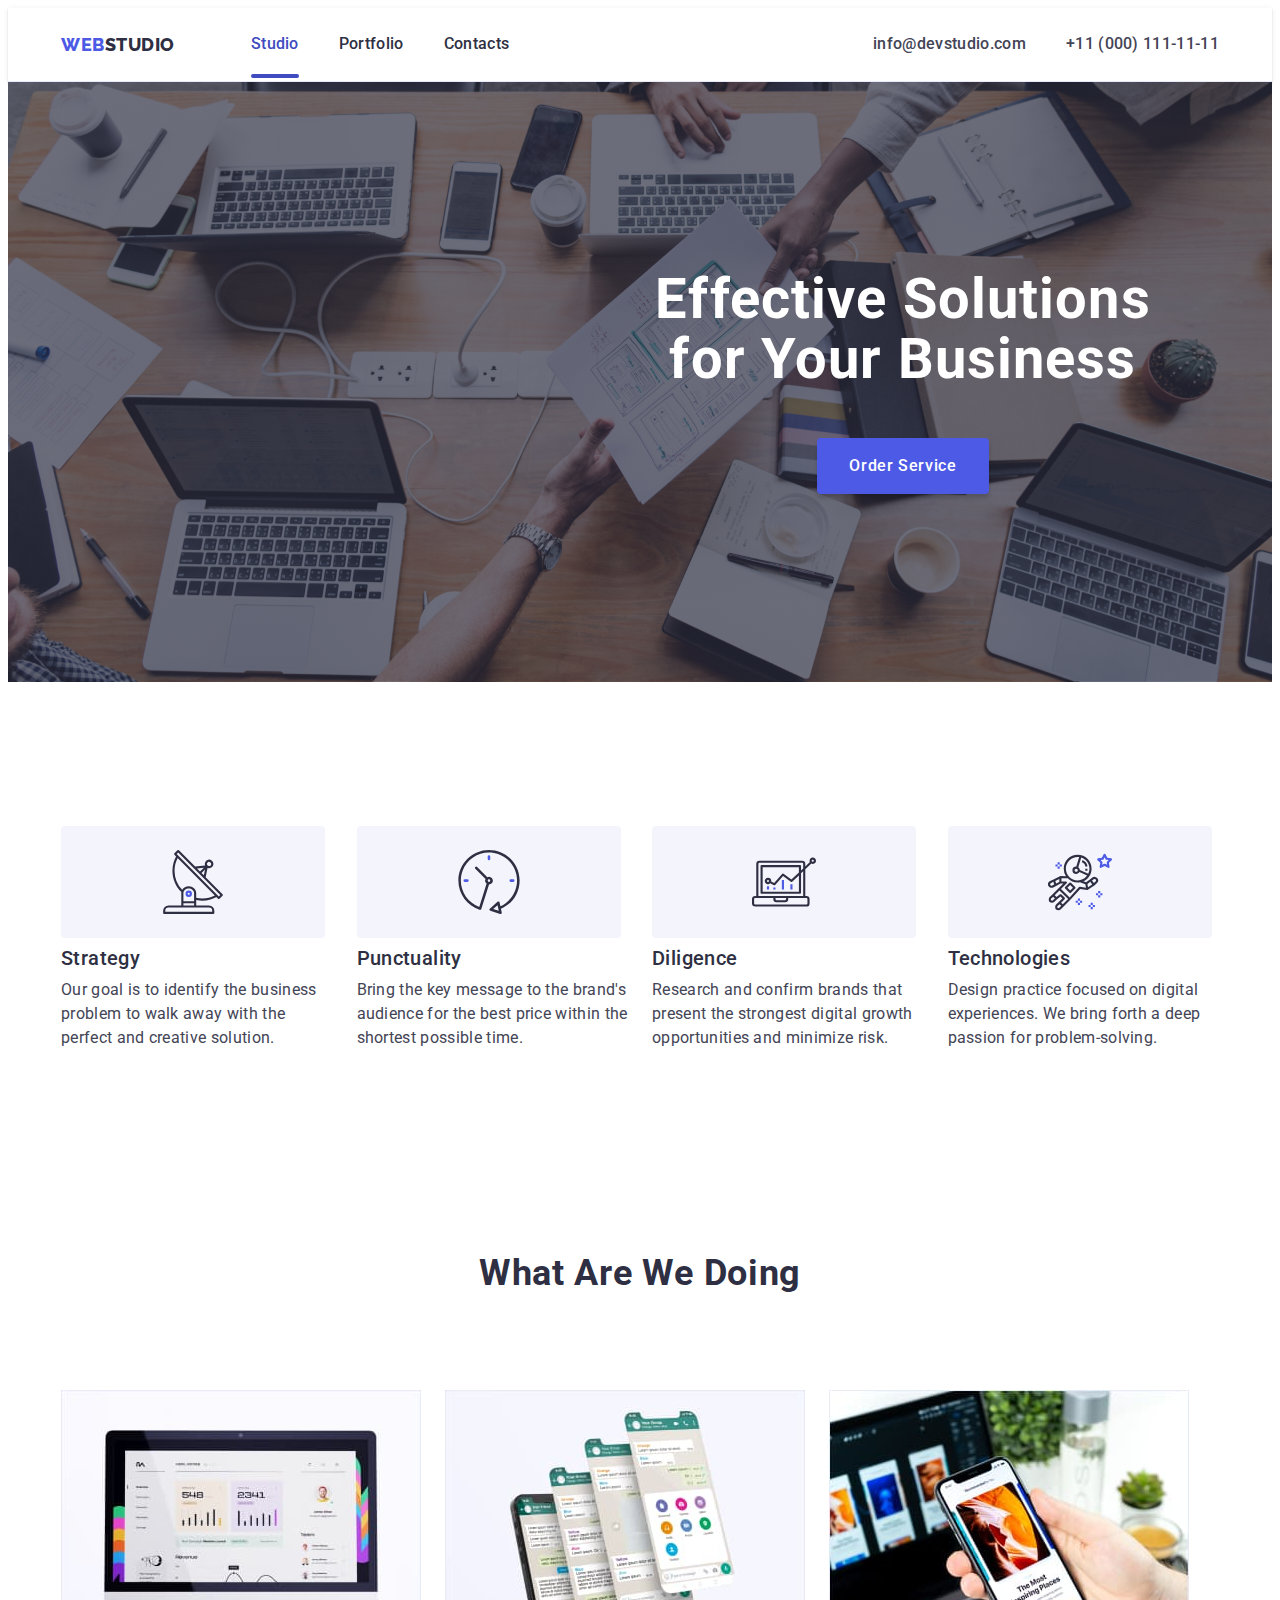
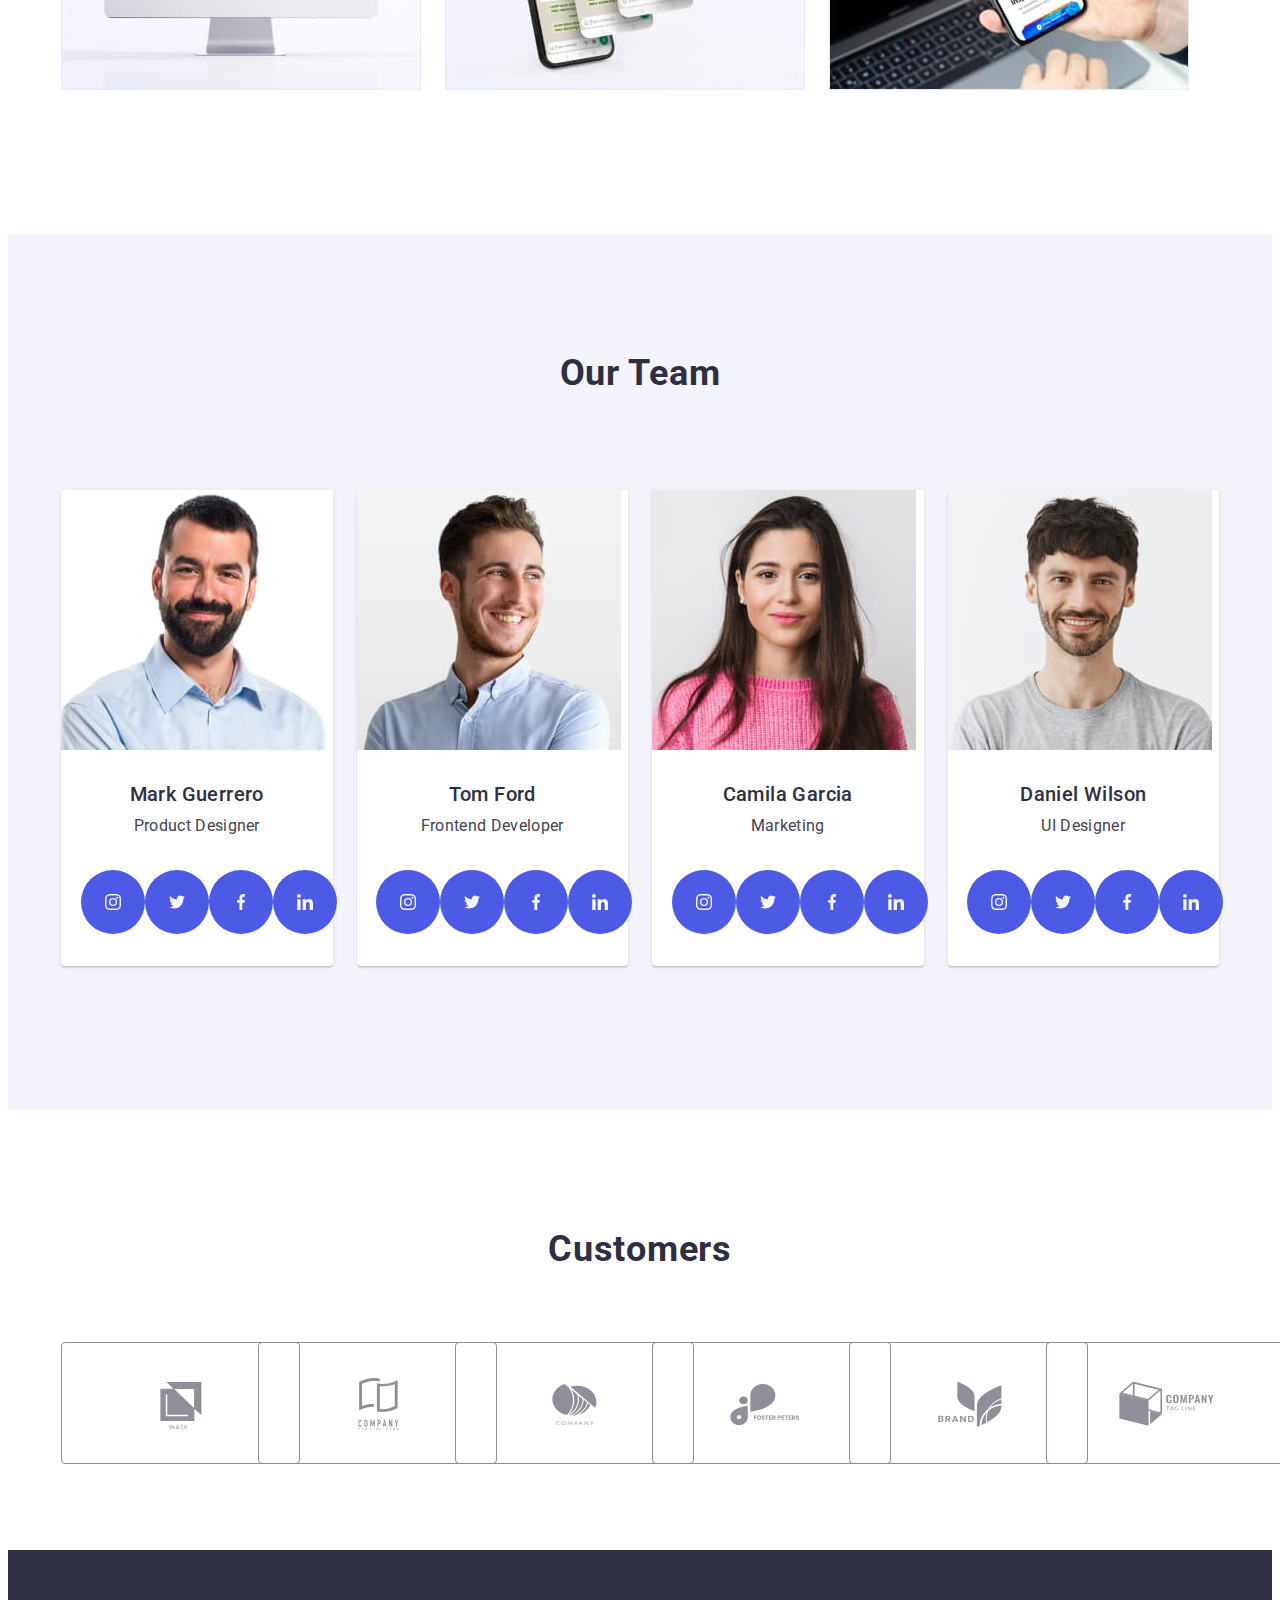
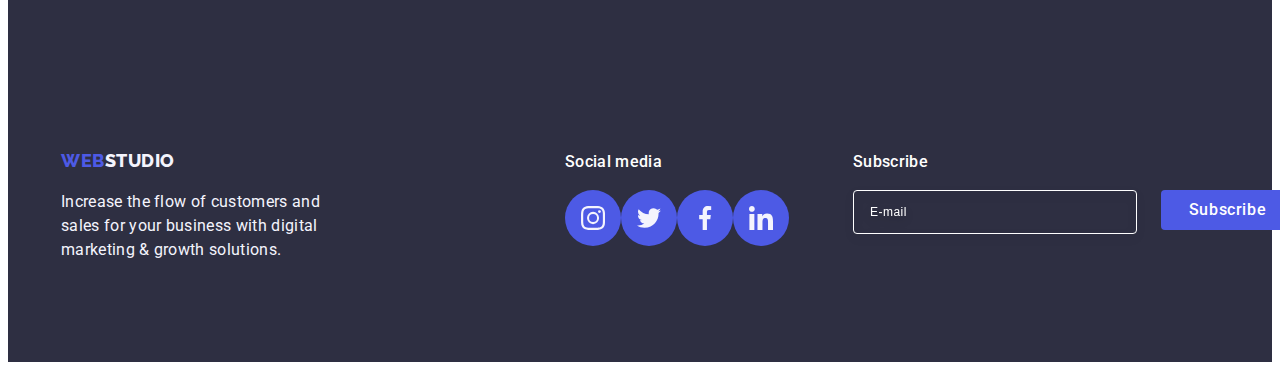
<file: index.html>
<!DOCTYPE html>
<html lang="en">

<head>
    <meta charset="UTF-8">
    <meta http-equiv="X-UA-Compatible" content="IE=edge">
    <meta name="viewport" content="width=device-width, initial-scale=1.0">
    <title>Document</title>
    <link rel="preconnect" href="https://fonts.googleapis.com">
    <link rel="preconnect" href="https://fonts.gstatic.com" crossorigin>
    <link
        href="https://fonts.googleapis.com/css2?family=Raleway:wght@800&family=Roboto:wght@400;500;700;900&display=swap"
        rel="stylesheet">
    <link rel="stylesheet" href="https://cdnjs.cloudflare.com/ajax/libs/modern-normalize/2.0.0/modern-normalize.min.css"
        integrity="sha512-4xo8blKMVCiXpTaLzQSLSw3KFOVPWhm/TRtuPVc4WG6kUgjH6J03IBuG7JZPkcWMxJ5huwaBpOpnwYElP/m6wg=="
        crossorigin="anonymous" referrerpolicy="no-referrer">
    <link rel="stylesheet" href="./css/style.css">
    <link rel="stylesheet" href="js/modal.js">

</head>

<body>
    <!-- ******************************************** HEADER ***************************************************************** -->
    <header class="hdr-container">
        <div class="container hdr-container-two">
            <nav class="navig-menu">
                <a class="link logo" href="./index.html" lang="en">Web<span class="logo-part">Studio</span> </a>

                <ul class="heder-list">
                    <li>
                        <a href="./index.html" class="header-menu-one header-menu-after nav-link link ">Studio</a>
                    </li>
                    <li>
                        <a href="./portfolio.html" class="nav-link link">Portfolio</a>
                    </li>
                    <li>
                        <a href="" class="nav-link link">Contacts</a>
                    </li>
                </ul>
            </nav>
            <address class="adr-list">
                <ul class="header-adr-list list">
                    <li><a href="mailto:info@devstudio.com" class="nav-link-stud-hdr link">info@devstudio.com</a>
                    </li>
                    <li><a href="tel:+110001111111" class="nav-link-stud-hdr link">+11 (000) 111-11-11</a></li>
                </ul>
            </address>
        </div>
    </header>
    <!-- *********************************************** MAIN ************************************************************** -->
    <main>
        <!--!  section 1 -->
        <section class="stud_main_sect_stud">
            <div class="main-stud-container container">
                <h1 class="studio-main-text-one">Effective Solutions for Your Business</h1>
                <button type="button" class="studio-btn" data-modal-open>Order Service</button>
            </div>
        </section>


        <!--!  section 2 -->
        <section class="about-us">
            <div class="container container-sect-two">
                <h2 class="visually-hidden">Features of our team</h2>
                <ul class="about-us-list list">
                    <li class="about-item">
                        <div class="svg-sect-two">
                            <svg class="svg-sect-two-two" width="64" height="64">
                                <use href="./images/icons.svg#icon-antenna"></use>
                            </svg>
                        </div>
                        <h3 class="studio-main-subtitle">Strategy</h3>
                        <p class="studio-main-text-two">Our goal is to identify the business
                            problem to walk away with the perfect and creative solution.</p>
                    </li>
                    <li class="about-item">
                        <div class="svg-sect-two">
                            <svg class="svg-sect-two-two" width="64" height="64">
                                <use href="./images/icons.svg#icon-clock"></use>
                            </svg>
                        </div>
                        <h3 class="studio-main-subtitle">Punctuality</h3>
                        <p class="studio-main-text-two">Bring the key message to the brand's audience for the best
                            price
                            within the shortest possible
                            time.</p>
                    </li>
                    <li class="about-item">
                        <div class="svg-sect-two">
                            <svg class="svg-sect-two-two" width="64" height="64">
                                <use href="./images/icons.svg#icon-diagram"></use>
                            </svg>
                        </div>
                        <h3 class="studio-main-subtitle">Diligence</h3>
                        <p class="studio-main-text-two">Research and confirm brands that present the strongest
                            digital
                            growth
                            opportunities and minimize
                            risk.</p>
                    </li>
                    <li class="about-item">
                        <div class="svg-sect-two">
                            <svg class="svg-sect-two-two" width="64" height="64">
                                <use href="./images/icons.svg#icon-astronaut"></use>
                            </svg>
                        </div>
                        <h3 class="studio-main-subtitle">Technologies</h3>
                        <p class="studio-main-text-two">Design practice focused on digital experiences. We bring
                            forth a
                            deep
                            passion for
                            problem-solving.</p>
                    </li>
                </ul>
            </div>
        </section>
        <!--! section 3  -->
        <section class="stud-work">
            <div class="container container-stud-work">
                <h2 class="studio-main-text-stud">What are we doing</h2>
                <ul class="chym-zaymaemos list">
                    <li class="chym-zaymaemos-list">
                        <img src="./images/img_1.jpg" alt="workingOnPC" width="360" height="300">
                    </li>
                    <li class="chym-zaymaemos-list">
                        <img src="./images/img_2.jpg" alt="workingOnMobile" width="360" height="300">
                    </li>
                    <li class="chym-zaymaemos-list"><img src="./images/img_3.jpg" alt="WorkingOnTablet" width="360"
                            height="300">
                    </li>
                </ul>
            </div>
        </section>
        <!--!  section 4 -->
        <section class="stud-team">
            <div class="container container-stud-team">
                <h2 class="studio-main-text-stud">Our Team</h2>
                <ul class="nasha-komanda list">
                    <li class="stud-sect-four-bgrnd">
                        <img src="./images/markguerrero.jpg" alt="man-N1" width="264" height="260">
                        <div class="stud-team-name-work">
                            <h3 class="text-names-pipls">Mark Guerrero</h3>
                            <p class="studio-main-text-three">Product Designer</p>
                            <ul class="fourth-icon-list list">
                                <li class="fourth-item">
                                    <a class="fourth-icon-svg link" href="#">
                                        <svg class="fourth-icon" width="16" height="16">
                                            <use href="./images/icons.svg#icon-instagram"></use>
                                        </svg>
                                    </a>
                                </li>
                                <li class="fourth-item">
                                    <a class="fourth-icon-svg link" href="#">
                                        <svg class="fourth-icon" width="16" height="16">
                                            <use href="./images/icons.svg#icon-twitter"></use>
                                        </svg>
                                    </a>
                                </li>
                                <li class="fourth-item">
                                    <a class="fourth-icon-svg link" href="#">
                                        <svg class="fourth-icon" width="16" height="16">
                                            <use href="./images/icons.svg#icon-facebook"></use>
                                        </svg>
                                    </a>
                                </li>
                                <li class="fourth-item">
                                    <a class="fourth-icon-svg link" href="#">
                                        <svg class="fourth-icon" width="16" height="16">
                                            <use href="./images/icons.svg#icon-linkedin"></use>
                                        </svg>
                                    </a>
                                </li>
                            </ul>
                        </div>
                    </li>
                    <li class="stud-sect-four-bgrnd">
                        <img src="./images/tomford.jpg" alt="man-N2" width="264" height="260">
                        <div class="stud-team-name-work">
                            <h3 class="text-names-pipls">Tom Ford</h3>
                            <p class="studio-main-text-three">Frontend Developer</p>
                            <ul class="fourth-icon-list list">
                                <li class="fourth-item">
                                    <a class="fourth-icon-svg link" href="#">
                                        <svg class="fourth-icon" width="16" height="16">
                                            <use href="./images/icons.svg#icon-instagram"></use>
                                        </svg>
                                    </a>
                                </li>
                                <li class="fourth-item">
                                    <a class="fourth-icon-svg link" href="#">
                                        <svg class="fourth-icon" width="16" height="16">
                                            <use href="./images/icons.svg#icon-twitter"></use>
                                        </svg>
                                    </a>
                                </li>
                                <li class="fourth-item">
                                    <a class="fourth-icon-svg link" href="#">
                                        <svg class="fourth-icon" width="16" height="16">
                                            <use href="./images/icons.svg#icon-facebook"></use>
                                        </svg>
                                    </a>
                                </li>
                                <li class="fourth-item">
                                    <a class="fourth-icon-svg link" href="#">
                                        <svg class="fourth-icon" width="16" height="16">
                                            <use href="./images/icons.svg#icon-linkedin"></use>
                                        </svg>
                                    </a>
                                </li>
                            </ul>
                        </div>
                    </li>
                    <li class="stud-sect-four-bgrnd">
                        <img src="./images/camilagarcia.jpg" alt="woman-N1" width="264" height="260">
                        <div class="stud-team-name-work">
                            <h3 class="text-names-pipls">Camila Garcia</h3>
                            <p class="studio-main-text-three">Marketing</p>
                            <ul class="fourth-icon-list list">
                                <li class="fourth-item">
                                    <a class="fourth-icon-svg link" href="#">
                                        <svg class="fourth-icon" width="16" height="16">
                                            <use href="./images/icons.svg#icon-instagram"></use>
                                        </svg>
                                    </a>
                                </li>
                                <li class="fourth-item">
                                    <a class="fourth-icon-svg link" href="#">
                                        <svg class="fourth-icon" width="16" height="16">
                                            <use href="./images/icons.svg#icon-twitter"></use>
                                        </svg>
                                    </a>
                                </li>
                                <li class="fourth-item">
                                    <a class="fourth-icon-svg link" href="#">
                                        <svg class="fourth-icon" width="16" height="16">
                                            <use href="./images/icons.svg#icon-facebook"></use>
                                        </svg>
                                    </a>
                                </li>
                                <li class="fourth-item">
                                    <a class="fourth-icon-svg link" href="#">
                                        <svg class="fourth-icon" width="16" height="16">
                                            <use href="./images/icons.svg#icon-linkedin"></use>
                                        </svg>
                                    </a>
                                </li>
                            </ul>
                        </div>
                    </li>
                    <li class="stud-sect-four-bgrnd">
                        <img src="./images/danielwilson.jpg" alt="man-N3" width="264" height="260">
                        <div class="stud-team-name-work">
                            <h3 class="text-names-pipls">Daniel Wilson</h3>
                            <p class="studio-main-text-three">UI Designer</p>
                            <ul class="fourth-icon-list list">
                                <li class="fourth-item">
                                    <a class="fourth-icon-svg link" href="#">
                                        <svg class="fourth-icon" width="16" height="16">
                                            <use href="./images/icons.svg#icon-instagram"></use>
                                        </svg>
                                    </a>
                                </li>
                                <li class="fourth-item">
                                    <a class="fourth-icon-svg link" href="#">
                                        <svg class="fourth-icon" width="16" height="16">
                                            <use href="./images/icons.svg#icon-twitter"></use>
                                        </svg>
                                    </a>
                                </li>
                                <li class="fourth-item">
                                    <a class="fourth-icon-svg link" href="#">
                                        <svg class="fourth-icon" width="16" height="16">
                                            <use href="./images/icons.svg#icon-facebook"></use>
                                        </svg>
                                    </a>
                                </li>
                                <li class="fourth-item">
                                    <a class="fourth-icon-svg link" href="#">
                                        <svg class="fourth-icon" width="16" height="16">
                                            <use href="./images/icons.svg#icon-linkedin"></use>
                                        </svg>
                                    </a>
                                </li>
                            </ul>
                        </div>
                    </li>
                </ul>
            </div>
        </section>
        <!--!  section 5 -->
        <section class="sect-custom">
            <!-- <div class="sect-custom-container"> -->

            <div class="container">
                <h2 class="sect-fife-title">Customers</h2>
                <ul class="custom-list">
                    <li class="custom-list-item">
                        <a href="#" class="customer-link link">
                            <svg class="custom-svg" width="104" height="56">
                                <use href="./images/icons.svg#icon-Logo-1"></use>
                            </svg>
                        </a>
                    </li>
                    <li class="custom-list-item">
                        <a href="#" class="customer-link link">
                            <svg class="custom-svg" width="104" height="56">
                                <use href="./images/icons.svg#icon-Logo-2"></use>
                            </svg>
                        </a>
                    </li>
                    <li class="custom-list-item">
                        <a href="#" class="customer-link link">
                            <svg class="custom-svg" width="104" height="56">
                                <use href="./images/icons.svg#icon-Logo-3"></use>
                            </svg>
                        </a>
                    </li>
                    <li class="custom-list-item">
                        <a href="#" class="customer-link link">
                            <svg class="custom-svg" width="104" height="56">
                                <use href="./images/icons.svg#icon-Logo-4"></use>
                            </svg>
                        </a>
                    </li>
                    <li class="custom-list-item">
                        <a href="#" class="customer-link link">
                            <svg class="custom-svg" width="104" height="56">
                                <use href="./images/icons.svg#icon-Logo-5"></use>
                            </svg>
                        </a>
                    </li>
                    <li class="custom-list-item">
                        <a href="#" class="customer-link link">
                            <svg class="custom-svg" width="104" height="56">
                                <use href="./images/icons.svg#icon-Logo-6"></use>
                            </svg>
                        </a>
                    </li>
                </ul>
            </div>
        </section>
    </main>
    <!-- ******************************************** FOOTER ***************************************************************** -->
    <footer class="footer-bg">
        <div class="container footer-contact-wrap">
            <div class="footer-logo-box">
                <a class="link logo logo-footer" href="./index.html">Web<span class="logo-part-footer">Studio</span>
                </a>

                <p class="nav-link-footer">
                    Increase the flow of customers and sales for your business with digital marketing & growth
                    solutions.</p>
            </div>
            <div class="social-box">
                <p class="social-text">Social media</p>
                <ul class="footer-svg">
                    <li class="social-list"> <a class="footer-icons" href="#"> <svg class="footer-ico" width="24"
                                height="24">
                                <use href="./images/icons.svg#icon-instagram"></use>
                            </svg></a></li>
                    <li class="social-list"> <a class="footer-icons" href="#"> <svg class="footer-ico" width="24"
                                height="24">
                                <use href="./images/icons.svg#icon-twitter"></use>
                            </svg></a></li>
                    <li class="social-list"> <a class="footer-icons" href="#"> <svg class="footer-ico" width="24"
                                height="24">
                                <use href="./images/icons.svg#icon-facebook"></use>
                            </svg></a></li>
                    <li class="social-list"> <a class="footer-icons" href="#"> <svg class="footer-ico" width="24"
                                height="24">
                                <use href="./images/icons.svg#icon-linkedin"></use>
                            </svg></a></li>
                </ul>
            </div>
            <!-- ! SUBSCRIBE -->
            <div class="subscrb-container">
                <p class="subscrb-title">Subscribe</p>
                <form class="subscrb-form">
                    <label class="subscrb-label">
                        <input class="subscrb-input-class" type="email" name="subscrb-input" placeholder="E-mail">
                    </label>
                    <button class="subscrb-btn" type="submit">Subscribe
                        <svg class="subscrb-btn-button-svg" width="24" height="24">
                            <use href="./images/modal.svg#icon-subscrb"></use>
                        </svg>
                    </button>
                </form>

            </div>
        </div>
    </footer>

    <div class="backdrop is-hidden" data-modal>
        <div class="modal">
            <button type="button" class="modal-button" data-modal-close>
                <svg class="modal-button-svg" width="8" height="8">
                    <use href="./images/modal.svg#icon-modal"></use>
                </svg>
            </button>

            <p class="modal-title">Leave your contacts and we will call you back</p>
            <!-- ! form -->
            <form class="modal-form">
                <div class="modal-field">
                    <label class="modal-label" for="user-name">Name</label>
                    <div class="mod-cont-ico-input">
                        <input type="text" id="user-name" class="modal-input" name="user-name">
                        <svg class="modal-input-ico" width="18" height="24">
                            <use href="./images/modal.svg#icon-person"></use>
                        </svg>
                    </div>
                </div>

                <div class="modal-field">
                    <label class="modal-label" for="user-phone">Phone</label>
                    <div class="mod-cont-ico-input">
                        <input type="tel" id="user-phone" class="modal-input" name="phone">
                        <svg class="modal-input-ico" width="18" height="24">
                            <use href="./images/modal.svg#icon-phone"></use>
                        </svg>
                    </div>
                </div>

                <div class="modal-field">
                    <label class="modal-label" for="user-email">Email</label>
                    <div class="mod-cont-ico-input">
                        <input type="email" id="user-email" class="modal-input" name="email">
                        <svg class="modal-input-ico" width="18" height="24">
                            <use href="./images/modal.svg#icon-email"></use>
                        </svg>
                    </div>
                </div>

                <div class="modal-field modal-field-edit">
                    <label class="modal-label" for="user-comment">Comment</label>
                    <textarea class="modal-textarea" name="user-comment" id="user-comment" cols="30" rows="10"
                        placeholder="Text input"></textarea>
                </div>
                <!--* Check Box -->
                <div class="modal-check-box">
                    <input class="input-check visually-hidden" id="user-privacy" type="checkbox" name="user-privacy"
                        value="true" />
                    <label for="user-privacy" class="check-text"><span class="check-box-span"><svg
                                class="modal-span-svg" width="10" height="8">
                                <use href="./images/modal.svg#icon-vector"></use>
                            </svg></span> I accept the terms and conditions of the<a class="check-box-link"
                            href="">Privacy Policy</a>
                    </label>
                </div>

                <button class="modal-btn-send" type="submit">Send</button>
            </form>
        </div>

    </div>

    <script src="./js/modal.js"></script>
</body>

</html>
</file>
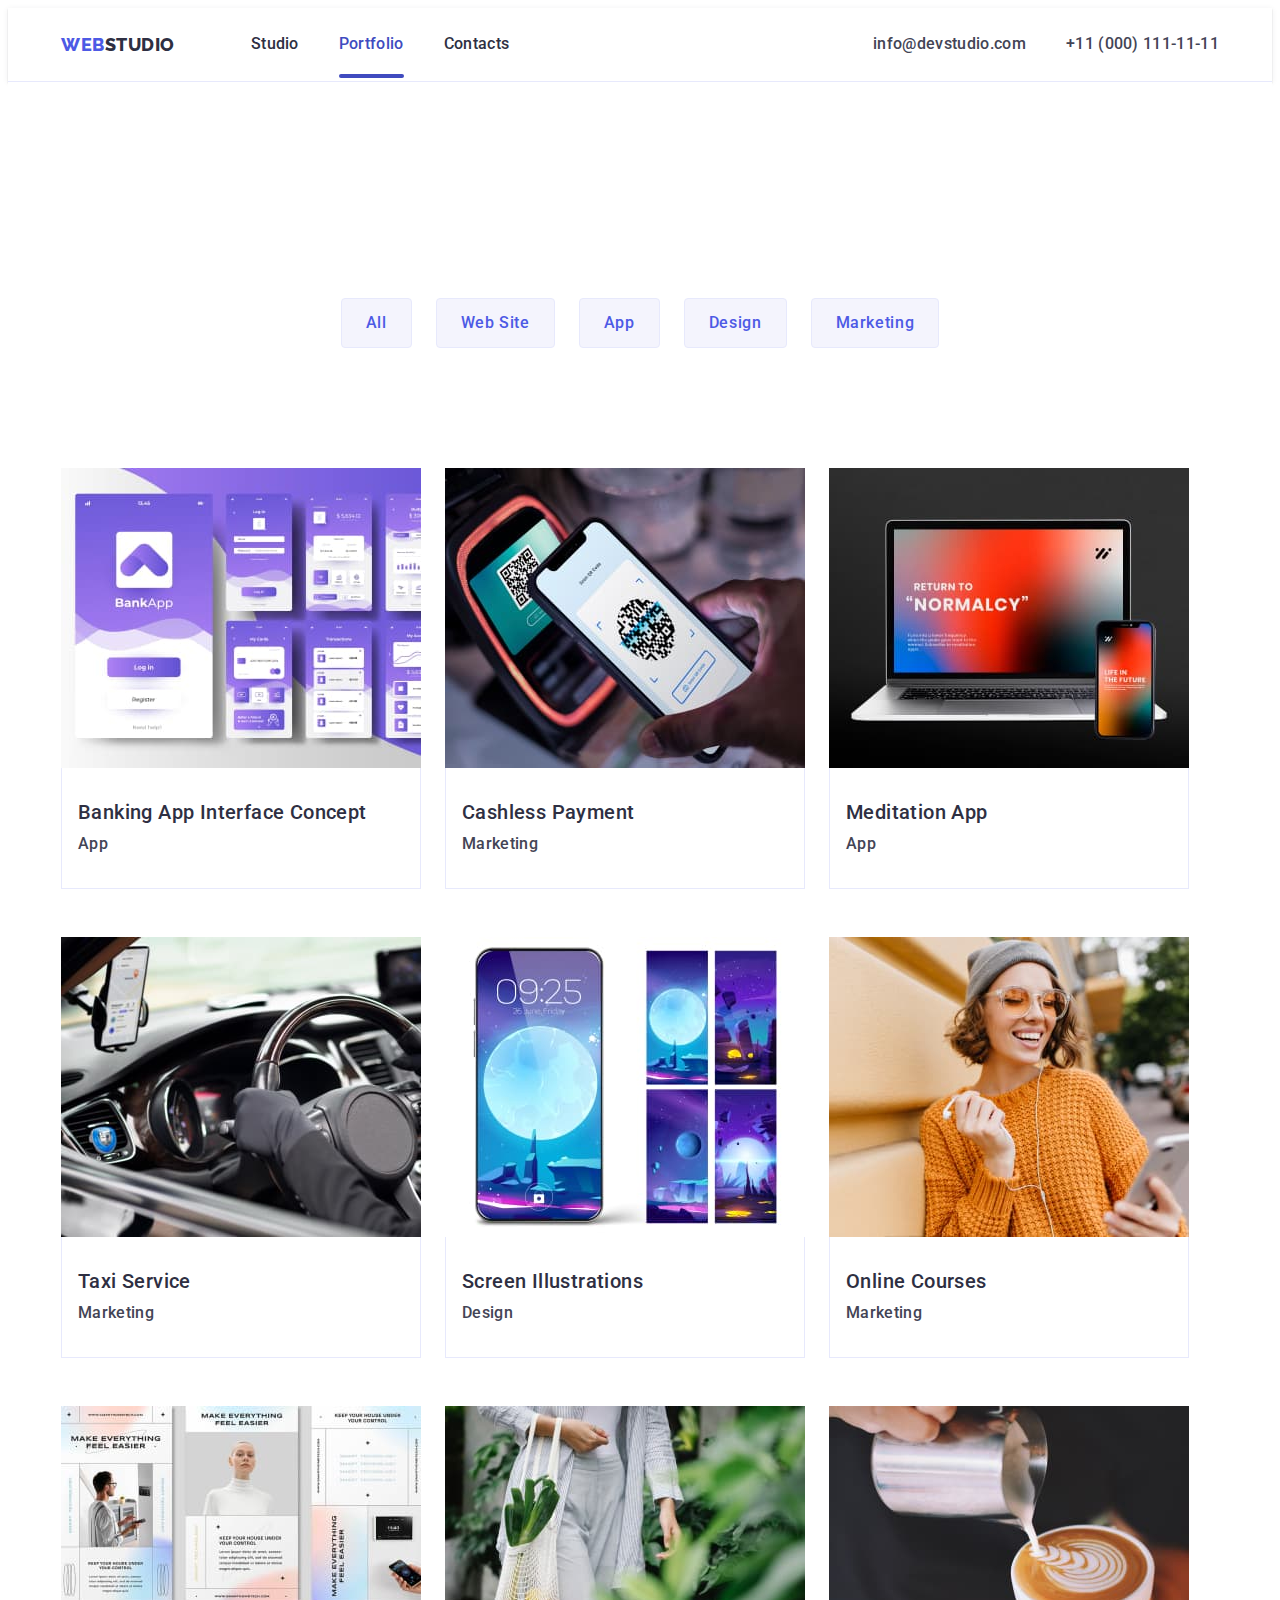
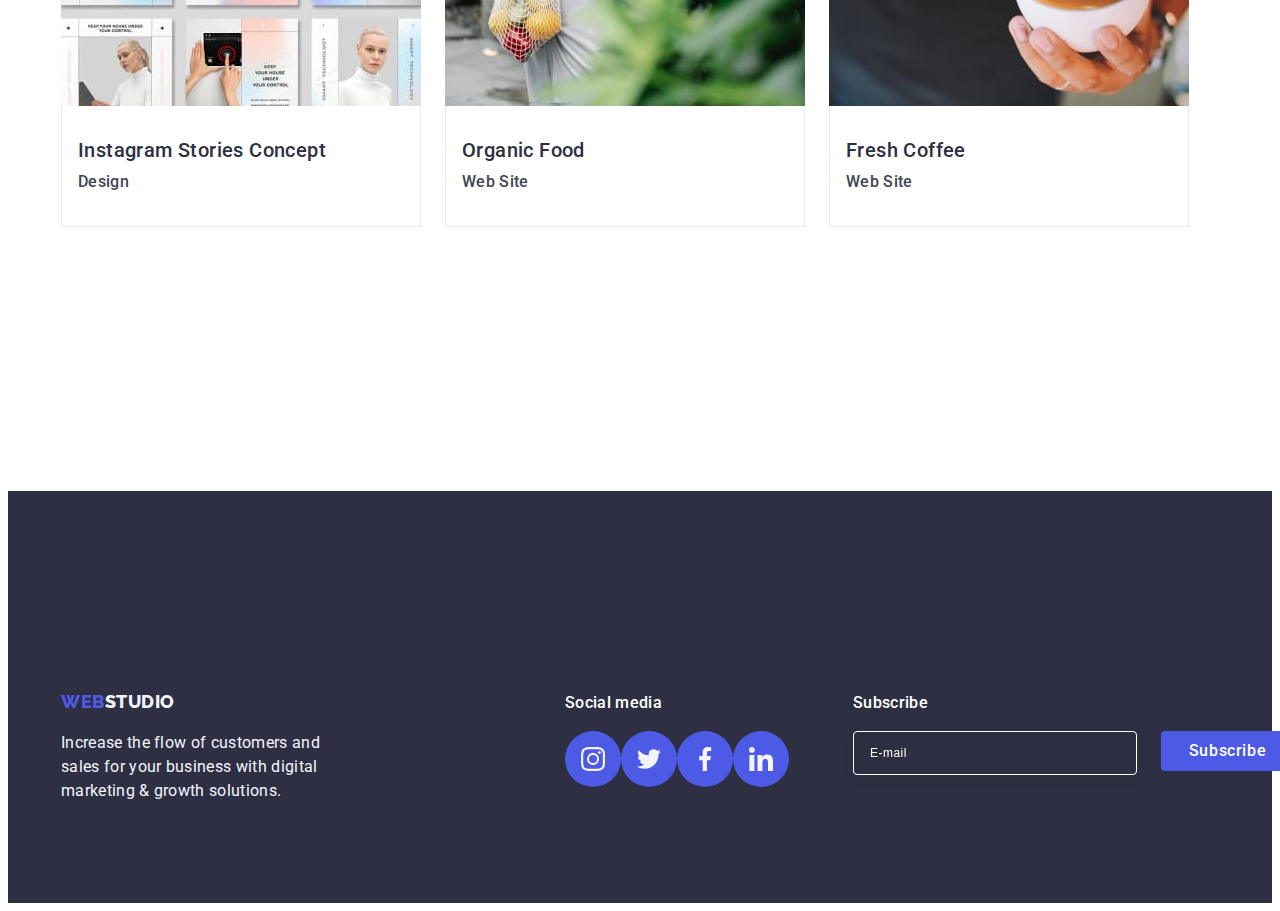
<file: portfolio.html>
<!DOCTYPE html>
<html lang="en">

<head>
    <meta charset="UTF-8">
    <meta http-equiv="X-UA-Compatible" content="IE=edge">
    <meta name="viewport" content="width=device-width, initial-scale=1.0">
    <title>Document</title>
    <link rel="preconnect" href="https://fonts.googleapis.com">
    <link rel="preconnect" href="https://fonts.gstatic.com" crossorigin>
    <link
        href="https://fonts.googleapis.com/css2?family=Raleway:wght@800&family=Roboto:wght@400;500;700;900&display=swap"
        rel="stylesheet">
    <link rel="stylesheet" href="https://cdnjs.cloudflare.com/ajax/libs/modern-normalize/2.0.0/modern-normalize.min.css"
        integrity="sha512-4xo8blKMVCiXpTaLzQSLSw3KFOVPWhm/TRtuPVc4WG6kUgjH6J03IBuG7JZPkcWMxJ5huwaBpOpnwYElP/m6wg=="
        crossorigin="anonymous" referrerpolicy="no-referrer">
    <link rel="stylesheet" href="./css/style.css">
</head>

<body>
    <!-- ******************************************** HEADER ***************************************************************** -->
    <header class="hdr-container">
        <div class="container hdr-container-two">
            <nav class="navig-menu">
                <a class="link logo" href="./index.html" lang="en">Web<span class="logo-part">Studio</span> </a>

                <ul class="heder-list">
                    <li>
                        <a href="./index.html" class=" nav-link  link">Studio</a>
                    </li>
                    <li>
                        <a href="./portfolio.html" class="header-menu-one header-menu-after nav-link link">Portfolio</a>
                    </li>
                    <li>
                        <a href="" class="nav-link link">Contacts</a>
                    </li>
                </ul>
            </nav>
            <address class="adr-list">
                <ul class="header-adr-list list">
                    <li><a href="mailto:info@devstudio.com" class="nav-link-stud-hdr link">info@devstudio.com</a>
                    </li>
                    <li><a href="tel:+110001111111" class="nav-link-stud-hdr link">+11 (000) 111-11-11</a></li>
                </ul>
            </address>
        </div>
    </header>
    <!-- *********************************************** MAIN ************************************************************** -->
    <main>

        <section class="section-btn">
            <div class="prtf-section-container container">
                <h1 class="visually-hidden">our projects</h1>
                <ul class="buttons-filtres list">
                    <!-- <div class="prtf-btn-container"> -->
                    <li class="btn-list-item"><button type="button" class="btn-prtf">All</button></li>
                    <li class="btn-list-item"><button type="button" class="btn-prtf">Web Site</button></li>
                    <li class="btn-list-item"><button type="button" class="btn-prtf">App</button></li>
                    <li class="btn-list-item"><button type="button" class="btn-prtf">Design</button></li>
                    <li class="btn-list-item"><button type="button" class="btn-prtf">Marketing</button></li>
                    <!-- </div> -->
                </ul>

                <ul class="proj-pictures list">
                    <li class="prtf-prjkt-pict link">
                        <a href class="prtf-prjkt-link link">
                            <div class="prtf-slide-img">
                                <img src="./images/img8.jpg" alt="Banking App" width="360" height="300">

                                <p class="prtf-slide-text">14 Stylish and User-Friendly App Design Concepts · Task
                                    Manager
                                    App ·
                                    Calorie Tracker App · Exotic Fruit Ecommerce App ·
                                    Cloud Storage App
                                </p>

                            </div>
                            <div class="prtf-container-list">
                                <h2 class="pic-text-prtf-list">Banking App Interface Concept</h2>
                                <p class="pic-text-prtf-lis-two">App</p>
                            </div>
                        </a>


                    </li>
                    <li class="prtf-prjkt-pict link">
                        <a href class="prtf-prjkt-link link">
                            <div class="prtf-slide-img">
                                <img src="./images/img7.jpg" alt="Cashless Payment" width="360" height="300">

                                <p class="prtf-slide-text">14 Stylish and User-Friendly App Design Concepts · Task
                                    Manager
                                    App ·
                                    Calorie Tracker App · Exotic Fruit Ecommerce App ·
                                    Cloud Storage App
                                </p>
                            </div>

                            <div class="prtf-container-list">
                                <h2 class="pic-text-prtf-list">Cashless Payment<span lang="en"></span></h2>
                                <p class="pic-text-prtf-lis-two">Marketing</p>
                            </div>
                        </a>
                    </li>
                    <li class="prtf-prjkt-pict link">
                        <a href class="prtf-prjkt-link link">
                            <div class="prtf-slide-img">
                                <img src="./images/img6.jpg" alt="Meditation App" width="360" height="300">

                                <p class="prtf-slide-text">14 Stylish and User-Friendly App Design Concepts · Task
                                    Manager
                                    App ·
                                    Calorie Tracker App · Exotic Fruit Ecommerce App ·
                                    Cloud Storage App
                                </p>
                            </div>

                            <div class="prtf-container-list">
                                <h2 class="pic-text-prtf-list">Meditation App<span lang="en"></span></h2>
                                <p class="pic-text-prtf-lis-two">App</p>
                            </div>
                        </a>
                    </li>
                    <li class="prtf-prjkt-pict link">
                        <a href class="prtf-prjkt-link link">
                            <div class="prtf-slide-img">
                                <img src="./images/img5.jpg" alt="Taxi Service" width="360" height="300">

                                <p class="prtf-slide-text">14 Stylish and User-Friendly App Design Concepts · Task
                                    Manager
                                    App ·
                                    Calorie Tracker App · Exotic Fruit Ecommerce App ·
                                    Cloud Storage App
                                </p>

                            </div>
                            <div class="prtf-container-list">
                                <h2 class="pic-text-prtf-list">Taxi Service<span lang="en"></span></h2>
                                <p class="pic-text-prtf-lis-two">Marketing</p>
                            </div>
                        </a>
                    </li>
                    <li class="prtf-prjkt-pict link">
                        <a href class="prtf-prjkt-link link">
                            <div class="prtf-slide-img">
                                <img src="./images/img4.jpg" alt="Screen Illustrations" width="360" height="300">

                                <p class="prtf-slide-text">14 Stylish and User-Friendly App Design Concepts · Task
                                    Manager
                                    App ·
                                    Calorie Tracker App · Exotic Fruit Ecommerce App ·
                                    Cloud Storage App
                                </p>

                            </div>
                            <div class="prtf-container-list">
                                <h2 class="pic-text-prtf-list">Screen Illustrations<span lang="en"></span></h2>
                                <p class="pic-text-prtf-lis-two">Design</p>
                            </div>
                        </a>
                    </li>
                    <li class="prtf-prjkt-pict link">
                        <a href class="prtf-prjkt-link link">

                            <div class="prtf-slide-img">
                                <img src="./images/img3.jpg" alt="Online Courses" width="360" height="300">

                                <p class="prtf-slide-text">14 Stylish and User-Friendly App Design Concepts · Task
                                    Manager
                                    App ·
                                    Calorie Tracker App · Exotic Fruit Ecommerce App ·
                                    Cloud Storage App
                                </p>
                            </div>

                            <div class="prtf-container-list">
                                <h2 class="pic-text-prtf-list">Online Courses<span lang="en"></span></h2>
                                <p class="pic-text-prtf-lis-two">Marketing</p>
                            </div>
                        </a>
                    </li>
                    <li class="prtf-prjkt-pict link">
                        <a href class="prtf-prjkt-link link">
                            <div class="prtf-slide-img">
                                <img src="./images/img2.jpg" alt="Instagram Stories Concept" width="360" height="300">

                                <p class="prtf-slide-text">14 Stylish and User-Friendly App Design Concepts · Task
                                    Manager
                                    App ·
                                    Calorie Tracker App · Exotic Fruit Ecommerce App ·
                                    Cloud Storage App
                                </p>
                            </div>
                            <div class="prtf-container-list">
                                <h2 class="pic-text-prtf-list">Instagram Stories Concept<span lang="en"></span></h2>
                                <p class="pic-text-prtf-lis-two">Design</p>
                            </div>
                        </a>
                    </li>
                    <li class="prtf-prjkt-pict link">
                        <a href class="prtf-prjkt-link link">
                            <div class="prtf-slide-img">
                                <img src="./images/img1.jpg" alt="Organic Food" width="360" height="300">

                                <p class="prtf-slide-text">14 Stylish and User-Friendly App Design Concepts · Task
                                    Manager
                                    App ·
                                    Calorie Tracker App · Exotic Fruit Ecommerce App ·
                                    Cloud Storage App
                                </p>
                            </div>

                            <div class="prtf-container-list">
                                <h2 class="pic-text-prtf-list">Organic Food<span lang="en"></span></h2>
                                <p class="pic-text-prtf-lis-two">Web Site</p>
                            </div>
                        </a>
                    </li>
                    <li class="prtf-prjkt-pict link">
                        <a href class="prtf-prjkt-link link">
                            <div class="prtf-slide-img">
                                <img src="./images/img0.jpg" alt="Fresh Coffee" width="360" height="300">
                                <p class="prtf-slide-text">14 Stylish and User-Friendly App Design Concepts · Task
                                    Manager
                                    App ·
                                    Calorie Tracker App · Exotic Fruit Ecommerce App ·
                                    Cloud Storage App
                                </p>

                            </div>
                            <div class="prtf-container-list">
                                <h2 class="pic-text-prtf-list">Fresh Coffee<span lang="en"></span></h2>
                                <p class="pic-text-prtf-lis-two">Web Site</p>
                            </div>
                        </a>
                    </li>
                </ul>
            </div>

        </section>
    </main>
    <!-- ******************************************** FOOTER ***************************************************************** -->

    <footer class="footer-bg">
        <div class="container footer-contact-wrap">
            <div class="footer-logo-box">
                <a class="link logo logo-footer" href="./index.html">Web<span class="logo-part-footer">Studio</span>
                </a>

                <p class="nav-link-footer">
                    Increase the flow of customers and sales for your business with digital marketing & growth
                    solutions.</p>
            </div>
            <div class="social-box">
                <p class="social-text">Social media</p>
                <ul class="footer-svg">
                    <li class="social-list"> <a class="footer-icons" href="#"> <svg class="footer-ico" width="24"
                                height="24">
                                <use href="./images/icons.svg#icon-instagram"></use>
                            </svg></a></li>
                    <li class="social-list"> <a class="footer-icons" href="#"> <svg class="footer-ico" width="24"
                                height="24">
                                <use href="./images/icons.svg#icon-twitter"></use>
                            </svg></a></li>
                    <li class="social-list"> <a class="footer-icons" href="#"> <svg class="footer-ico" width="24"
                                height="24">
                                <use href="./images/icons.svg#icon-facebook"></use>
                            </svg></a></li>
                    <li class="social-list"> <a class="footer-icons" href="#"> <svg class="footer-ico" width="24"
                                height="24">
                                <use href="./images/icons.svg#icon-linkedin"></use>
                            </svg></a></li>
                </ul>
            </div>
            <!-- ! SUBSCRIBE -->
            <div class="subscrb-container">
                <p class="subscrb-title">Subscribe</p>
                <form class="subscrb-form">
                    <label class="subscrb-label">
                        <input class="subscrb-input-class" type="email" name="subscrb-input" placeholder="E-mail">
                    </label>
                    <button class="subscrb-btn" type="submit">Subscribe
                        <svg class="subscrb-btn-button-svg" width="24" height="24">
                            <use href="./images/modal.svg#icon-subscrb"></use>
                        </svg>
                    </button>
                </form>

            </div>
        </div>
    </footer>
    <script src="./js/modal.js"></script>
</body>

</html>
</file>
<file: css/style.css>
:root {
  --main-light-color: #ffffff;
  --main-font-color: #434455;
  --secondary-font-color: #212121;
  --accent-color: #2196f3;
  --secondary-accent-color: #188ce8;
  --logo-color: #000000;
  --border-bg-color: #2f303a;
  --section-team-bg-color: #f5f4fa;
  --color-text-nav-link: #212121;
  --foot-color-bckgrnd: #2e2f42;
  --notmain-color: #2e2f42;
  --stud-color-sect-work: #2e2f42;
  --stud-color-sect-team: #2e2f42;
  --prtf-color-pic-text2: #2e2f42;
  --prtf-color-pic-text3: #434455;
  --prtf-color-btn: #e7e9fc;
  --color-sect-five: #2e2f42;
  --modal-color-title: #2e2f42;
  --modal-color-label: #8e8f99;
}
/*Global styles*/
body {
  background-color: var(--main-light-color);
  color: var(--main-font-color);
  font-family: "Roboto", sans-serif;
  font-size: 14px;
  line-height: 1.71;
}

.visually-hidden {
  position: absolute;
  width: 1px;
  height: 1px;
  margin: -1px;
  border: 0;
  padding: 0;
  white-space: nowrap;
  clip-path: inset(100%);
  clip: rect(0 0 0 0);
  overflow: hidden;
}

p,
h1,
h2,
h3,
h4,
h5,
h6 {
  margin-top: 0;
  margin-bottom: 0;
}

.section-title {
  font-weight: 700;
  font-size: 36px;
  line-height: 1.17;
  color: var(--secondory-font-color);
}
.title {
  font-weight: 700;
  font-size: 14px;
  line-height: 1.14;
  color: var(--secondory-font-color);
}

a {
  text-decoration: none;
}

ul {
  list-style-type: none;
  margin-top: 0;
  margin-bottom: 0;
  padding-left: 0;
}
/* ! ***************************** Flex ******************************* */
img {
  display: block;
}
.hdr-container {
  border-bottom: 1px solid #e7e9fc;
  box-shadow: 0px 2px 1px rgba(46, 47, 66, 0.08),
    0px 1px 1px rgba(46, 47, 66, 0.16), 0px 1px 6px rgba(46, 47, 66, 0.08);
}
.hdr-container-two {
  display: flex;
  align-items: center;
}
.container {
  width: 1158px;
  margin: 0 auto;
  padding: 0 15px;
  padding-left: 15px;
  /* display: flex; */
  /* outline: 1px dashed red; */
}

.navig-menu {
  display: flex;
  align-items: center;
}

.logo {
  text-decoration: none;
  font-family: "Raleway", sans-serif;
  /* font-style: normal; */
  font-weight: 800;
  font-size: 18px;
  line-height: 1.17;
  letter-spacing: 0.03em;
  color: #4d5ae5;
  text-transform: uppercase;
  margin-right: 76px;
  /* display: inline-block; */
}

.logo-part {
  color: #2e2f42;
}
.footer-contact-wrap {
  /* display: inline-block;
  margin-bottom: 16px; */
  display: flex;
  align-items: baseline;
}
.logo-footer {
  display: inline-block;
  margin-bottom: 16px;
}
.nav-link {
  text-decoration: none;
  font-weight: 500;
  font-size: 16px; /*temp  test*/
  line-height: 1.5;
  letter-spacing: 0.02em;
  color: #2e2f42;
  padding: 24px 0;

  /* position: relative; 
  color:  #404bbf;  */
}

.nav-link:hover,
.nav-link:focus {
  color: #2196f3;
}
.header-adr-list {
  gap: 40px;
}
.header-menu-one {
  color: #404bbf;
  position: relative;
  transition: color 250ms cubic-bezier(0.4, 0, 0.2, 1);
}
.header-menu-after:after {
  content: "";
  position: absolute;
  left: 0;
  bottom: -1px;
  background-color: #404bbf;
  height: 4px;
  border-radius: 2px;
  display: block;
  width: 100%;
}

/**************************** MAIN STUDIO ************************* */
.studio-btn {
  font-family: inherit;
  font-weight: 500;
  font-size: 16px;
  line-height: 1.5;
  letter-spacing: 0.04em;
  color: #ffffff;
  background-color: #4d5ae5;
  cursor: pointer;
  padding: 16px 32px;
  border-radius: 4px;
  border: none;
  margin-right: auto;
  margin-left: auto;
  display: block;
  min-width: 169px;
  transition: background-color 250ms cubic-bezier(0.4, 0, 0.2, 1);
  box-shadow: 0px 4px 4px rgba(0, 0, 0, 0.15);
}
.studio-btn:hover,
.studio-btn:focus {
  background-color: #404bbf;
  cursor: pointer;
}
.studio-btn-txt {
  font-weight: 700;
  font-size: 16px;
  line-height: calc(30 / 16);
  /*? d_isplay: f_lex; */
  color: #ffffff;
}
.main-stud-container {
  /* height: 600px;
  width: 1440px; */
  display: flex;
  flex-direction: column;
  padding: 0 316px;
}

.backdrop {
  position: fixed;
  top: 0;
  left: 0;
  width: 100%;
  height: 100%;
  background-color: rgba(46, 47, 66, 0.4);
  transition: opacity 250ms cubic-bezier(0.4, 0, 0.2, 1),
    visibility 250ms cubic-bezier(0.4, 0, 0.2, 1);
}

.is-hidden {
  opacity: 0;
  visibility: hidden;
  pointer-events: none;
}

.modal {
  position: absolute;
  top: 50%;
  left: 50%;
  transform: translate(-50%, -50%) scale(1);
  width: 408px;
  min-height: 584px;
  background: #fcfcfc;
  box-shadow: 0px 1px 1px rgba(0, 0, 0, 0.14), 0px 1px 3px rgba(0, 0, 0, 0.12),
    0px 2px 1px rgba(0, 0, 0, 0.2);
  border-radius: 4px;
  transition: transform 250ms cubic-bezier(0.4, 0, 0.2, 1);
  padding: 72px 24px 24px 24px;
}

.modal-button {
  position: absolute;
  top: 24px;
  right: 24px;
  width: 24px;
  height: 24px;
  border-radius: 50%;
  display: flex;
  align-items: center;
  justify-content: center;
  background-color: #e7e9fc;
  border: 1px solid rgba(0, 0, 0, 0.1);
  padding: 0;
  cursor: pointer;
  transition: background-color 250ms cubic-bezier(0.4, 0, 0.2, 1),
    border 250ms cubic-bezier(0.4, 0, 0.2, 1);
}

.modal-button:hover {
  border: none;
  background-color: #404bbf;
}
.modal-button:focus {
  border: none;
  background-color: #404bbf;
}
.modal-button:hover,
.modal-button:focus .modal-button-svg {
  fill: #ffffff;
}
.modal-button-svg {
  transition: fill 250ms cubic-bezier(0.4, 0, 0.2, 1);
}

.svg-sect-two {
  display: flex;
  align-items: center;
  justify-content: center;
  margin-bottom: 8px;
  background: #f4f4fd;
  border-radius: 4px;
  width: 264px;
  height: 112px;
}
.svg-sect-two-two {
  margin: 24px 100px;
}
/* ****************** */
.modal-title {
  font-weight: 500;
  font-size: 16px;
  line-height: 1.5;
  color: var(--modal-color-title);
  text-align: Center;
  vertical-align: Top;
  /* letter-spacing: 2%; */
  margin-bottom: 16px;
  letter-spacing: 0.02em;
}
.modal-input {
  width: 100%;
  height: 40px;
  border-radius: 4px;
  background-color: transparent;
  /* margin-bottom: 8px; */
  border: 1px solid rgba(46, 47, 66, 0.4);
  padding-left: 38px;
  outline: transparent;
  transition: border-color 250ms cubic-bezier(0.4, 0, 0.2, 1);
}
.modal-input:focus {
  border-color: #4d5ae5;
}

.modal-input:focus + .modal-input-ico {
  /* stroke: ; */
  fill: #4d5ae5;
}

.modal-field {
  margin-bottom: 8px;
}
.modal-field-edit {
  margin-bottom: 16px;
}
.modal-label {
  font-size: 12px;
  color: #8e8f99;
  line-height: 1.17;
  letter-spacing: 0.04em;
  margin-bottom: 4px;
  display: block;
}
.modal-textarea {
  width: 100%;
  height: 120px;
  font-size: 12px;
  line-height: 1.17;
  letter-spacing: 0.04em;
  color: rgba(46, 47, 66, 0.4);
  border: 1px solid rgba(46, 47, 66, 0.4);
  border-radius: 4px;
  background-color: transparent;
  padding: 8px 16px;
  outline: transparent;
  resize: none;
  transition: border-color 250ms cubic-bezier(0.4, 0, 0.2, 1);
}
/* ! Допрацювати!!! */
.modal-textarea:hover,
.modal-textarea:focus {
  border-color: #4d5ae5;
}
/* !---------------- */
.modal-check-box {
  margin-bottom: 24px;
}

.input-check {
  margin-bottom: 24px;
}

.check-text {
  font-weight: 400;
  font-size: 12px;
  line-height: 1.17;
  letter-spacing: 0.04em;
  color: var(--modal-color-label);
  cursor: pointer;
  align-items: center;
}

/* .check-box-span {
    display: inline-flex;
  align-items: center;
  justify-content: center;
  fill: transparent; 
  width: 16px;
  height: 16px;
  border: 1px solid rgba(46, 47, 66, 0.4); 
  border-radius: 2px;
  transition: background-color 250ms cubic-bezier(0.4, 0, 0.2, 1), border 250ms cubic-bezier(0.4, 0, 0.2, 1), fill 250ms cubic-bezier(0.4, 0, 0.2, 1);
} */

/* !!!!!!!!!!!!!! */
.check-box-span {
  display: inline-flex;
  align-items: center;
  justify-content: center;
  fill: transparent;
  width: 16px;
  height: 16px;
  border: 1px solid rgba(46, 47, 66, 0.4);
  border-radius: 2px;
  transition: background-color 250ms cubic-bezier(0.4, 0, 0.2, 1),
    border 250ms cubic-bezier(0.4, 0, 0.2, 1),
    fill 250ms cubic-bezier(0.4, 0, 0.2, 1);
}

.check-text a {
  font-weight: 400;
  font-size: 12px;
  line-height: 16px;
  letter-spacing: 0.04em;
  text-decoration-line: underline;
  color: #4d5ae5;
  padding-left: 8px;
  text-decoration: underline;
}

.input-check:checked + .check-text span {
  /* background-color: #31d0aa;
  border: none; */
  background: #404bbf;
  border: none;
  fill: #f4f4fd;
}
/* .modal-label-spn {
  width: 16px;
  height: 16px;
  border: 1px solid rgba(46, 47, 66, 0.4);
  border-radius: 2px;
  transition: background-color 250ms cubic-bezier(0.4, 0, 0.2, 1),
    border 250ms cubic-bezier(0.4, 0, 0.2, 1),
    fill 250ms cubic-bezier(0.4, 0, 0.2, 1);
  display: inline-flex;
  align-items: center;
  justify-content: center;
  fill: transparent;
} */

.modal-span-svg {
}

.modal-textarea :focus {
  border-color: #4d5ae5;
}
.mod-cont-ico-input {
  position: relative;
}
/* .mod-cont-ico-input-coment {
  width: 360px;
  height: 138px;
} */
.modal-input-text {
  height: 138px;
}

.modal-input-ico {
  fill: transparent;
  stroke: #111111;
  position: absolute;
  left: 16px;
  top: 50%;
  transform: translateY(-50%);
  transition: fill 250ms cubic-bezier(0.4, 0, 0.2, 1);
}
.modal-btn-send {
  display: block;
  min-width: 169px;
  height: 56px;
  font-size: 16px;
  font-weight: 500;
  line-height: 1.5;
  letter-spacing: 0.04em;
  color: #ffffff;
  cursor: pointer;
  background-color: #4d5ae5;
  border: none;
  border-radius: 4px;
  font-size: 16px;
  font-weight: 500;
  line-height: 1.5;
  letter-spacing: 0.04em;
  color: #ffffff;
  cursor: pointer;
  /* border-radius: 4px;  */
  transition: background-color 250ms cubic-bezier(0.4, 0, 0.2, 1);
}
/* ! subscrb */
.subscrb-container {
  margin-left: 80px;
  margin-top: 100px;
}
.subscrb-title {
  margin-bottom: 16px;
  font-weight: 500;
  font-size: 16px;
  line-height: 1.5;
  letter-spacing: 0.02em;
  color: #ffffff;
}
.subscrb-form {
  display: flex;
  gap: 24px;
}
.subscrb-label {
  gap: 24px;
}

.subscrb-input-class {
  width: 264px;
  height: 40px;
  border: 1px solid #ffffff;
  background-color: transparent;
  font-size: 12px;
  line-height: 1.5;
  letter-spacing: 0.04em;
  padding-left: 16px;
  filter: drop-shadow(0px 4px 4px rgba(0, 0, 0, 0.15));
  border-radius: 4px;
  color: #ffffff;
}
.subscrb-input-class::placeholder {
  color: #ffffff;
}
.subscrb-btn {
  display: flex;
  justify-content: center;
  align-items: center;
  padding: 8px 16px 8px 24px;
  min-width: 165px;
  height: 40px;
  font-family: "Roboto", sans-serif;
  font-size: 16px;
  font-weight: 500;
  line-height: 1.5;
  letter-spacing: 0.04em;
  color: #ffffff;
  cursor: pointer;
  background-color: #4d5ae5;
  border: none;
  border-radius: 4px;
}
.subscrb-btn-button-svg {
  margin-left: 16px;
  fill: #ffffff;
}
/************************************************************************************************************* */
.prtf-btn-container {
  display: flex;
  gap: 24px;
  margin-bottom: 72px;
  justify-content: center;
}

.btn-list-item {
  /* padding: 12px 24px;
  border: 1px solid var(--prtf-color-btn);
  border-radius: 4px; */
}
/* ! !!!!!!!!!!!!!!!!!!!!!!!!!!!!!!!!!!!!!!!!!!!!! */
.btn-prtf {
  font-family: inherit;
  font-weight: 500;
  line-height: 1.5;
  font-size: 16px;
  letter-spacing: 0.04em;
  color: #4d5ae5;
  cursor: pointer;
  background-color: #f4f4fd;
  padding: 12px 24px;
  border: 1px solid var(--prtf-color-btn);
  border-radius: 4px;
  transition: color 250ms cubic-bezier(0.4, 0, 0.2, 1),
    background-color 250ms cubic-bezier(0.4, 0, 0.2, 1),
    border-color 250ms cubic-bezier(0.4, 0, 0.2, 1),
    box-shadow 250ms cubic-bezier(0.4, 0, 0.2, 1);
}

.btn-prtf:hover,
.btn-prtf:focus {
  background: #404bbf;
  cursor: pointer;
  color: #ffffff;
  border: 1px solid transparent;
  box-shadow: 0px 3px 1px rgba(0, 0, 0, 0.1), 0px 2px 1px rgba(0, 0, 0, 0.08),
    0px 2px 2px rgba(0, 0, 0, 0.12);
}
.pic-text-prtf-list {
  /* font-style: normal; */
  font-weight: 500;
  font-size: 20px;
  line-height: 1.2;
  letter-spacing: 0.02em;
  color: var(--prtf-color-pic-text2);
  margin-bottom: 8px;
}
.pic-text-prtf-lis-two {
  font-weight: 500;
  font-size: 16px;
  line-height: 1.5;
  letter-spacing: 0.02em;
  color: var(--prtf-color-pic-text3);
  text-decoration: none;
}

/* ********************************************  main  (studio) *****************************************/
.stud_main_sect_stud {
  background-image: linear-gradient(
      to bottom,
      rgba(46, 47, 66, 0.7),
      rgba(46, 47, 66, 0.7)
    ),
    url(../images/people-office.jpg);
  max-width: 1440px;
  background-repeat: no-repeat;
  background-size: cover;
  margin: 0 auto;
  background-position: center;
  padding: 188px 0px;
}

.about-us-list {
  list-style: none;
  display: flex;
  gap: 24px;
  /* width: calc((100% - 24px * 3) / 4); */
}
.studio-main-text-one {
  font-weight: 700;
  font-size: 56px;
  line-height: 1.07;
  text-align: center;
  letter-spacing: 0.02em;
  /* text-transform: uppercase; */
  color: #ffffff;
  /* background-color: #2e2f42; */
  margin-right: auto;
  margin-left: auto;
  margin-bottom: 48px;
  max-width: 496px;
}
.studio-main-subtitle {
  font-weight: 500;
  font-size: 20px;
  line-height: 1.2;
  letter-spacing: 0.02em;
  color: var(--notmain-color);
  margin-bottom: 8px;
}
/*  ************************ sect 2  ************************ */
.about-us {
  padding: 120px 0;
}
.about-item {
  width: calc((100% - 72px) / 4);
}
.studio-main-text-two {
  font-size: 16px;
  line-height: 1.5;
  letter-spacing: 0.02em;
  text-align: left;
}
.studio-main-text-three {
  font-size: 16px;
  line-height: 1.5;
  letter-spacing: 0.02em;
  text-align: center;
}
.container-sect-two {
  display: flex;
  /* padding-top: 120px; */
  padding-bottom: 60px;
}

/*  ************************ sect 3  ********************** */
.stud-work {
  padding-bottom: 120px;
}

.studio-main-text-stud {
  font-weight: 700;
  font-size: 36px;
  line-height: 1.11;
  text-align: center;
  letter-spacing: 0.02em;
  color: var(--stud-color-sect-work);
  text-transform: capitalize;
  margin-bottom: 72px;
}

.chym-zaymaemos {
  display: flex;
  /* justify-content: space-between; */
  gap: 24px;
}
.chym-zaymaemos-list {
}
/*  ************************ sect 4 *********************** */
.nasha-komanda {
  gap: 24px;
}

.stud-sect-four-bgrnd {
  background-color: #ffffff;
  width: calc((100% - 72px) / 4);
  border-radius: 0px 0px 4px 4px;
  box-shadow: 0px 1px 6px rgba(46, 47, 66, 0.08),
    0px 1px 1px rgba(46, 47, 66, 0.16), 0px 2px 1px rgba(46, 47, 66, 0.08);
}
.stud-team-name-work {
  padding: 32px 0;
}
.stud-team {
  background-color: #f4f4fd;
  padding: 120px 0;
}

.container-stud-team {
}

.text-names-pipls {
  font-weight: 500;
  font-size: 20px;
  line-height: 1.2;
  letter-spacing: 0.02em;
  color: var(--stud-color-sect-team);
  text-align: center;
  margin-bottom: 8px;
}

.backgraund-tiams {
  background-color: #f5f4fa;
}

.fourth-icon-list {
  display: flex;
  justify-content: center;
  margin-top: 8px;
  gap: 24px;
}

.fourth-item {
  width: 40px;
  height: 40px;
}

.fourth-icon-svg {
  width: 100%;
  height: 100%;
  background-color: #4d5ae5;
  padding: 12px;
  border-radius: 50%;
  display: flex;
  align-items: center;
  justify-content: center;
  transition: background-color 250ms cubic-bezier(0.4, 0, 0.2, 1);
}
.fourth-icon-svg:focus,
.fourth-icon-svg:hover {
  background-color: #404bbf;
}
.fourth-icon {
  fill: #f4f4fd;
}
/*  ************************ sect 5 *********************** */
.sect-custom {
  padding-top: 120px;
  padding-bottom: 120px;
}

.sect-fife-title {
  font-weight: 700;
  font-size: 36px;
  line-height: 1.11;
  text-align: center;
  text-transform: capitalize;
  letter-spacing: 0.02em;
  color: var(--color-sect-five);
  margin-bottom: 72px;
}

.custom-list {
  display: flex;
  gap: 24px;
}
.custom-list-item {
  display: inline-block;
  height: 88px;
  width: calc((100% - 120px) / 6);
}
.customer-link {
  width: 100%;
  height: 100%;
  border: 1px solid #8e8f99;
  color: #8e8f99;
  border-radius: 4px;
  display: flex;
  align-items: center;
  justify-content: center;
  padding: 16px 32px;
  transition: border-color 250ms cubic-bezier(0.4, 0, 0.2, 1),
    color 250ms cubic-bezier(0.4, 0, 0.2, 1);
}
.customer-link:focus,
.customer-link:hover {
  color: #404bbf;
  border: 1px solid #404bbf;
}
.custom-svg {
  fill: currentColor;
}

/*  ************************ footer *********************** */
footer {
  background: #2f303a;
}
.logo2 {
  margin: 2.5%;
  /* font-style: normal; */
  font-family: "Raleway";
  text-decoration: none;
  font-weight: 700;
  font-size: 26px;
  line-height: calc(31 / 26);
  letter-spacing: 0.03em;
  color: #f4f4fd;
}

.logo-part-footer {
  color: #f4f4fd;
  line-height: 1.5;
}

.nav-link-footer {
  text-decoration: none;
  font-style: normal;
  font-weight: 400;
  line-height: 1.5;
  font-size: 16px;
  letter-spacing: 0.02em;
  color: #f4f4fd;
  column-count: 1;
  width: 264px;
}
.nav-link-stud-hdr {
  text-decoration: none;
  font-weight: 500;
  font-size: 16px;
  line-height: 1.5;
  letter-spacing: 0.02em;
  color: #434455;
  transition: color 250ms cubic-bezier(0.4, 0, 0.2, 1);
}
.nav-link-stud-hdr:hover,
.nav-link-stud-hdr:focus {
  color: #404bbf;
}

.nav-link3 {
  text-decoration: none;
  font-style: normal;
  font-weight: 400;
  font-size: 14px;
  line-height: calc(24 / 14);
  letter-spacing: 0.03em;

  color: rgba(255, 255, 255, 0.6);
}

.link.nav-link3:hover,
.link.nav-link3:focus {
  color: #404bbf;
}
.footer-adr {
  /* d_isplay: block; */
  font-style: normal;
}

.social-box {
  margin-left: 120px;
  /* margin-right: 120px; */
}
.social-text {
  font-weight: 500;
  line-height: 1.5;
  letter-spacing: 0.02em;
  font-size: 16px;
  color: #ffffff;
  margin-bottom: 16px;
}
.footer-svg {
  display: flex;
  gap: 16px;
}
.social-list {
  width: 40px;
  height: 40px;
}
.footer-icons {
  width: 100%;
  height: 100%;
  background-color: #4d5ae5;
  padding: 8px;
  border-radius: 50%;
  display: flex;
  align-items: center;
  justify-content: center;
  transition: background-color 250ms cubic-bezier(0.4, 0, 0.2, 1);
}

.footer-icons:focus,
.footer-icons:hover {
  background-color: #31d0aa;
}
.footer-ico {
  fill: #f4f4fd;
}

.footer-logo-box {
  margin-right: 120px;
}
/* ************************************************vvvvvvvvvvvvvv******************************************* */
/* .studio-pictures1 */

/* *************************************************** PORTFOLIO ******************************************** */

.pics {
}
/*? ****************** HEADER  ******************/
.heder-list {
  list-style: none;
  font-style: normal;
  display: flex;
  gap: 40px;
  padding: 24px 0;
}
.list {
  list-style: none;
  font-style: normal;
  display: flex;
  /* gap: 40px; */
  padding: 24px 0;
}
.adr-list {
  font-style: normal;
  margin-left: auto;
}
.prtf-prjkt-pict.link {
  text-decoration: none;
}
.link:hover,
.link:focus {
  color: #404bbf;
  box-shadow: 0px 1px 6px rgba(46, 47, 66, 0.08),
    0px 1px 1px rgba(46, 47, 66, 0.16), 0px 2px 1px rgba(46, 47, 66, 0.08);
}
.prtf-prjkt-link {
  text-decoration: none;
  display: block;
  transition: box-shadow 250ms cubic-bezier(0.4, 0, 0.2, 1);
}

.prtf-prjkt-link:focus,
.prtf-slide-text {
  transform: translateY(0%);
}

/*? ****************** MAIN  ******************/
.prtf-section-container {
  padding-top: 96px;
  padding-bottom: 120px;
}

.buttons-filtres {
  display: flex;
  justify-content: center;
  gap: 24px;
  margin-bottom: 72px;
}
.section-btn {
  background-color: var(--main-light-color);
  padding-top: 96px;
  padding-bottom: 120px;
}

.prtf-prjkt-pict {
}
.prtf-prjkt-pict.link {
  text-decoration: none;
}

.proj-pictures.list {
  list-style: none;
}
.proj-pictures {
  flex-wrap: wrap;
  column-gap: 24px;
  row-gap: 48px;
}
.prtf-container-list {
  padding: 32px 16px;
  border: 1px solid #e7e9fc;
  border-top: none;
}

.prtf-slide-img {
  position: relative;
  overflow: hidden;
}

.prtf-slide-text {
  position: absolute;
  top: 0;
  font-size: 16px;
  line-height: 1.5;
  letter-spacing: 0.02em;
  color: #f4f4fd;
  padding: 40px 32px;
  background-color: #4d5ae5;
  height: 100%;
  width: 100%;
  transform: translateY(100%);
  transition: transform 250ms cubic-bezier(0.4, 0, 0.2, 1);
}
/* ! err??? */
.prtf-prjkt-link:hover .prtf-slide-text {
  transform: translateY(0);
}
/*? ****************** FOOTER  ******************/
.footer-bg {
  background-color: var(--foot-color-bckgrnd);
  padding: 100px 0;
}
</file>
